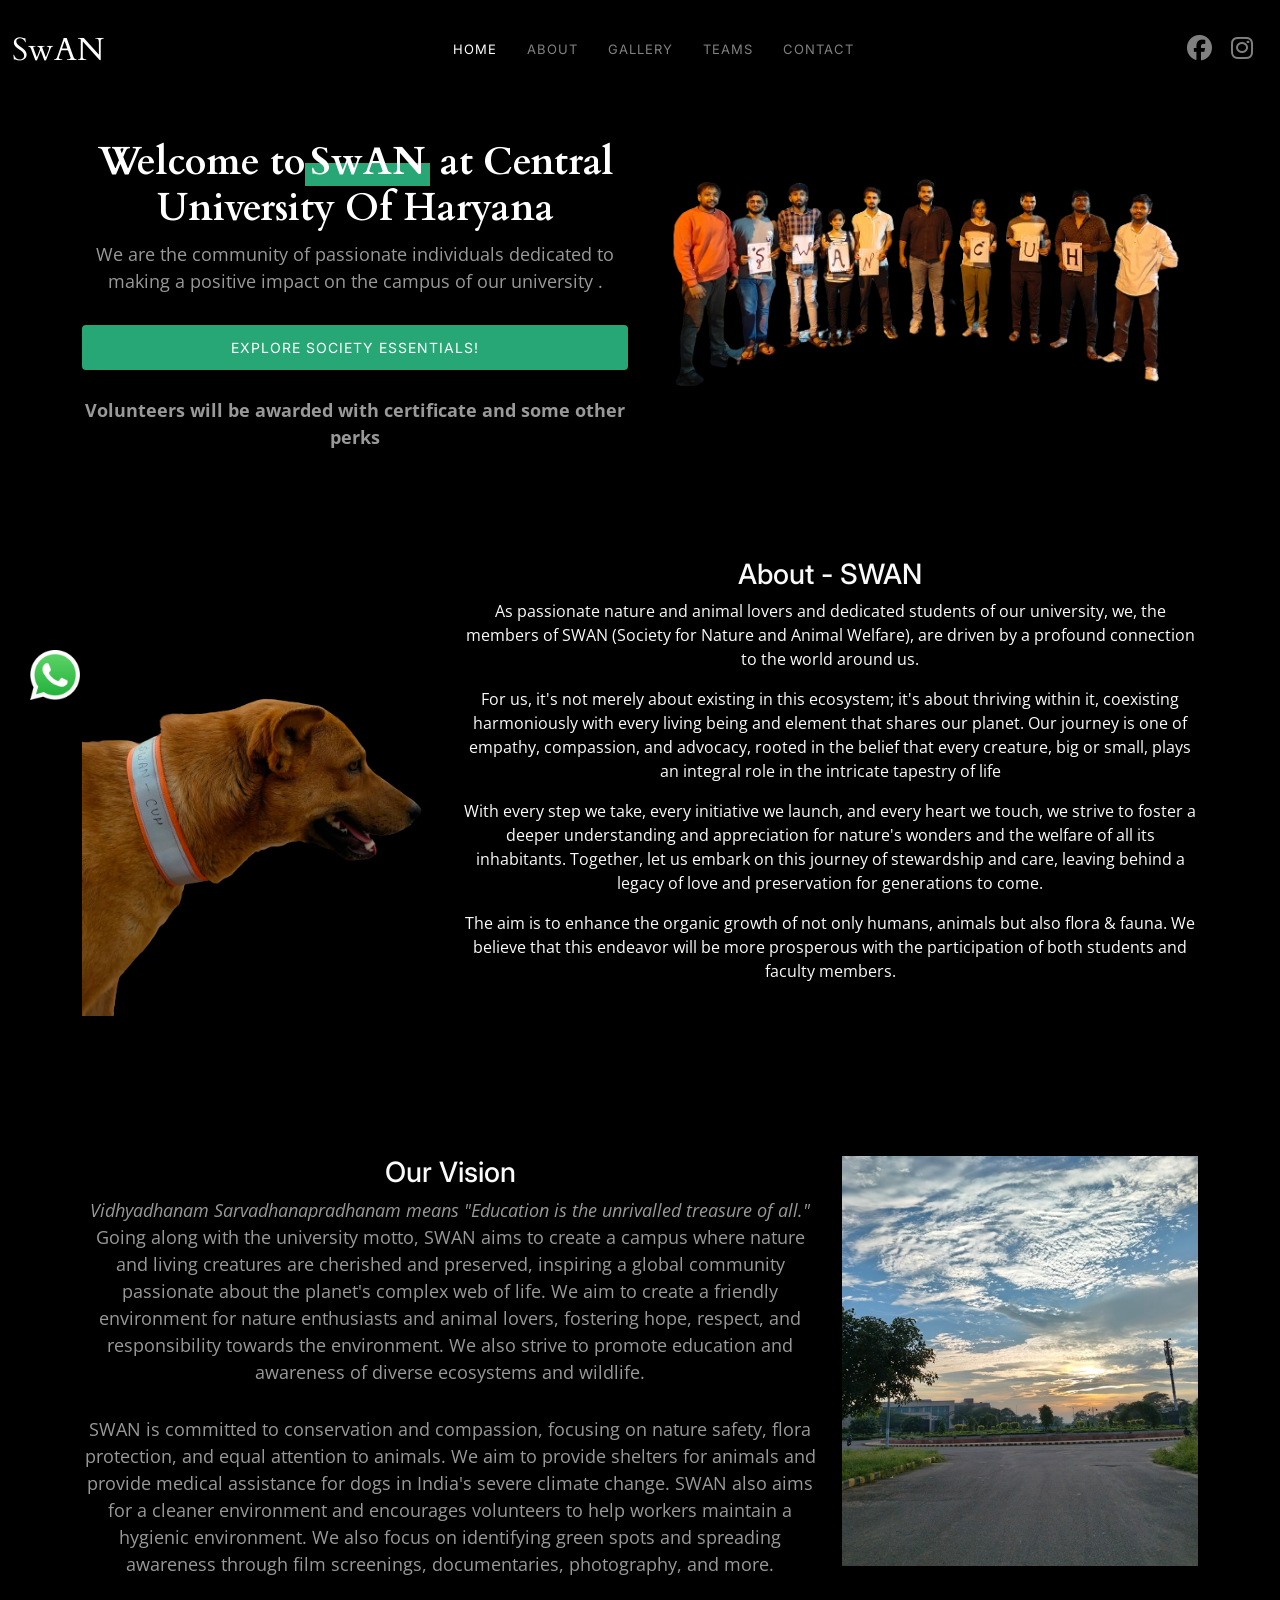
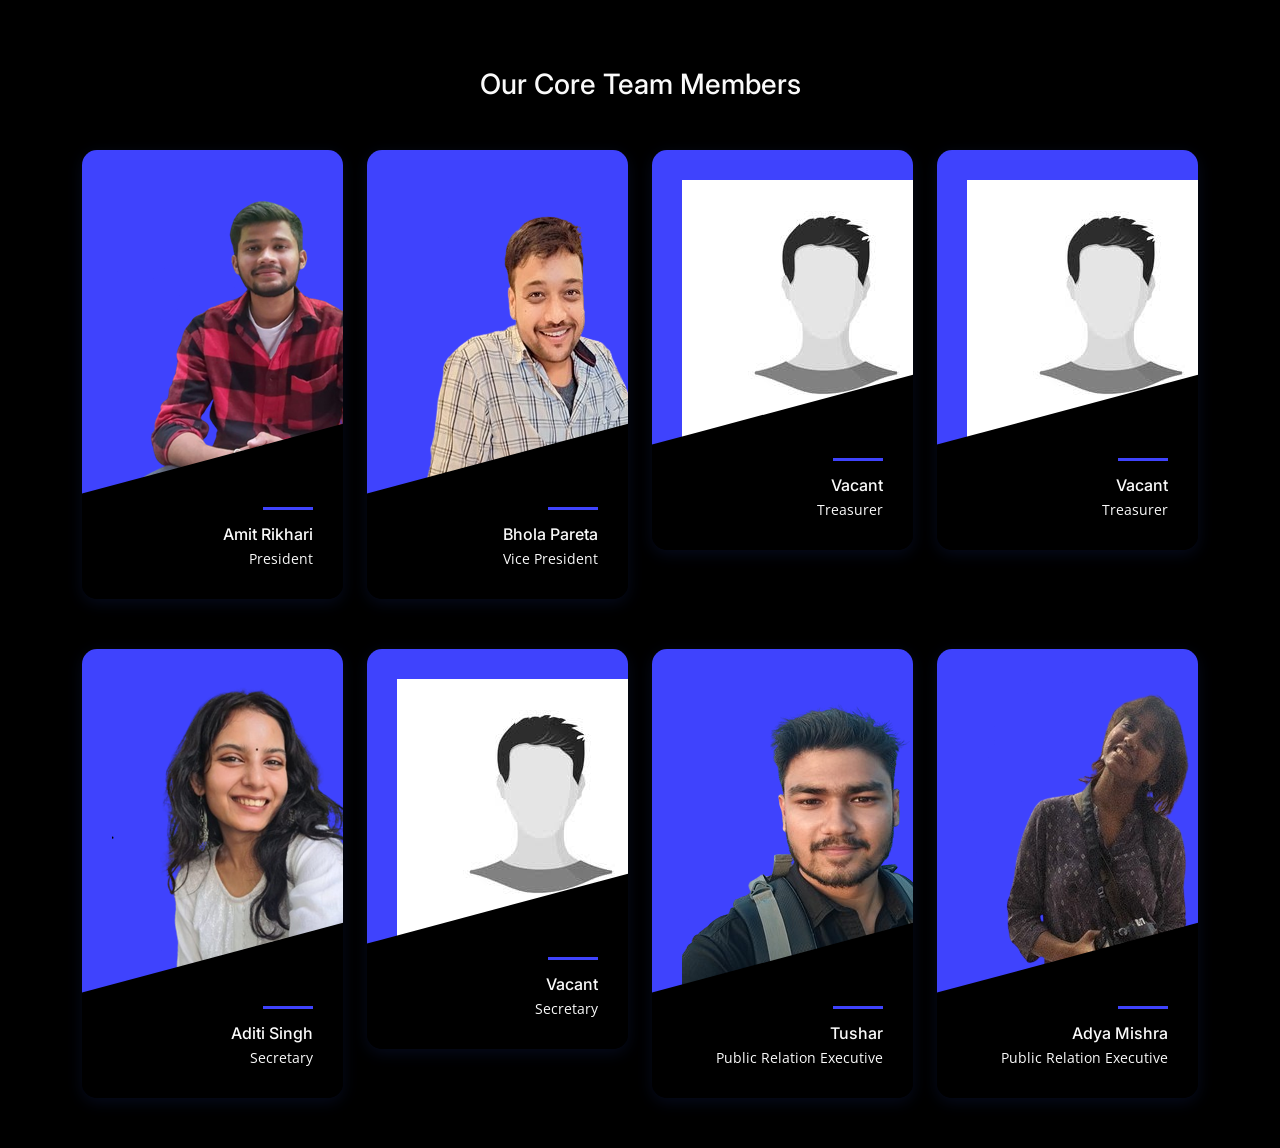
<file: index.html>
<!DOCTYPE html>
<html lang="en">

<head>
  <meta charset="utf-8">
  <meta content="width=device-width, initial-scale=1.0" name="viewport">

  <title>SwAN </title>
  <meta content="" name="description">
  <meta content="" name="keywords">
  <link href="https://cdn.jsdelivr.net/npm/bootstrap@5.3.3/dist/css/bootstrap.min.css" rel="stylesheet">
  <script src="https://cdn.jsdelivr.net/npm/bootstrap@5.3.3/dist/js/bootstrap.bundle.min.js"></script>
  <!-- Favicons -->
  <link href="fiv.jpg" rel="icon">
  <link href="fiv.jpg" rel="apple-touch-icon">

  <!-- Google Fonts -->
  <link rel="preconnect" href="https://fonts.googleapis.com">
  <link rel="preconnect" href="https://fonts.gstatic.com" crossorigin>
  <link href="https://fonts.googleapis.com/css2?family=Open+Sans:ital,wght@0,300;0,400;0,500;0,600;0,700;1,300;1,400;1,600;1,700&family=Inter:ital,wght@0,300;0,400;0,500;0,600;0,700;1,300;1,400;1,500;1,600;1,700&family=Cardo:ital,wght@0,400;0,700;1,400&display=swap" rel="stylesheet">

  <!-- Vendor CSS Files -->
  <link rel="stylesheet" href="https://cdnjs.cloudflare.com/ajax/libs/font-awesome/6.5.1/css/all.min.css" integrity="sha512-DTOQO9RWCH3ppGqcWaEA1BIZOC6xxalwEsw9c2QQeAIftl+Vegovlnee1c9QX4TctnWMn13TZye+giMm8e2LwA==" crossorigin="anonymous" referrerpolicy="no-referrer" />
  <!-- Template Main CSS File -->
  <link href="main.css" rel="stylesheet">
</head>

<body>

  <!-- ======= Header ======= -->
  <header id="header" class="header d-flex align-items-center fixed-top">
    <div class="container-fluid d-flex align-items-center justify-content-between">

      <a href="index.html" class="logo d-flex align-items-center  me-auto me-lg-0">
        <h1>SwAN</h1>
      </a>

      <nav id="navbar" class="navbar">
        <ul>
          <li><a href="#hero" class="active">Home</a></li>
          <li><a href="#about">About</a></li>
          <li><a href="gallery.html">Gallery</a>
            <!-- <ul>
              <li><a href="gallery.html">Nature</a></li>
              <li><a href="gallery.html">People</a></li>
              <li><a href="gallery.html">Architecture</a></li>
              <li><a href="gallery.html">Animals</a></li>
              <li><a href="gallery.html">Sports</a></li>
              <li><a href="gallery.html">Travel</a></li>
              <li class="dropdown"><a href="#"><span>Sub Menu</span> <i class="bi bi-chevron-down dropdown-indicator"></i></a>
                <ul>
                  <li><a href="#">Sub Menu 1</a></li>
                  <li><a href="#">Sub Menu 2</a></li>
                  <li><a href="#">Sub Menu 3</a></li>
                </ul>
              </li>
            </ul> -->
          </li>
          <li><a href="services.html">Teams</a></li>
          <li><a href="contact.html">Contact</a></li>
        </ul>
      </nav><!-- .navbar -->

      <div class="header-social-links">
        
        <a href="https://www.facebook.com/profile.php?id=61555770359835" class="facebook"><i class="fa-brands fa-facebook"></i></a>
        <a href="https://www.instagram.com/swan_cuh?igsh=MTVsNDllbW5kYmhiMQ==" class="instagram"><i class="fa-brands fa-instagram"></i></a>
        
      </div>
      <i class="fa-solid fa-bars mobile-nav-toggle mobile-nav-show"></i>
      <i class="mobile-nav-toggle mobile-nav-hide d-none fa-solid fa-xmark"></i>

    </div>
  </header><!-- End Header -->
<a href="https://chat.whatsapp.com/H1aT8Y89xKO1GtqErWpUtq"><img class="whatsapp" src="whatsapp_5968841.png"></a>
  <!-- ======= Hero Section ======= -->
  <section id="hero" class="hero d-flex flex-column justify-content-center align-items-center" data-aos="fade" data-aos-delay="1500">
    <div class="container">
      <div class="row justify-content-center">
        <div class="col-lg-6 text-center col-lg-6 pt-5 pt-lg-0 order-2 order-lg-1 d-flex flex-column justify-content-center">
          <h2>Welcome to<span>SwAN</span> at Central University Of Haryana</h2>
          <p>We are the community of passionate individuals dedicated to making a positive impact on the campus of our university .</p>
          <a class="btn-get-started" href="https://linktr.ee/swancuh">Explore Society Essentials!</a>
          <p><br><b>Volunteers will be awarded with certificate and some other perks</b></p>
        </div>
        <div class="col-lg-6 order-1 order-lg-2 hero-img">
          <img src="main.png" class="img-fluid animated" alt="">
        </div>
      </div>
    </div>


  </section><!-- End Hero Section -->
  <section id="about" class="about">
    <div class="container">

      <div class="row">
        <div class="col-lg-4">
          <img src="IMG20240302171415-removebg-preview.png" class="img-fluid" alt="">
        </div>
        <div class="col-lg-8 text-center col-lg-6 pt-5 pt-lg-0 order-2 order-lg-1 d-flex flex-column justify-content-center">
          <h3>About - SWAN</h3>
          <p>
            As passionate nature and animal lovers and dedicated students of our university, we, the members of SWAN (Society for Nature and Animal Welfare), are driven by a profound connection to the world around us.
          </p>
          <p>
            For us, it's not merely about existing in this ecosystem; it's about thriving within it, coexisting harmoniously with every living being and element that shares our planet. Our journey is one of empathy, compassion, and advocacy, rooted in the belief that every creature, big or small, plays an integral role in the intricate tapestry of life
          </p>
          <p>
            With every step we take, every initiative we launch, and every heart we touch, we strive to foster a deeper understanding and appreciation for nature's wonders and the welfare of all its inhabitants. Together, let us embark on this journey of stewardship and care, leaving behind a legacy of love and preservation for generations to come.
          </p>
          <p>
            The aim is to enhance the organic growth of not only humans, animals but also flora & fauna.
We believe that this endeavor will be more prosperous with the participation of both students
and faculty members.
          </p>
          <!-- <p><i>Vidhyadhanam Sarvadhanapradhanam means "Education is the unrivalled treasure of all."</i>
            Going along with the university motto, SWAN aims to create a campus where nature and living creatures are cherished and preserved, inspiring a global community passionate about the planet's complex web of life. We aim to create a friendly environment for nature enthusiasts and animal lovers, fostering hope, respect, and responsibility towards the environment. We also strive to promote education and awareness of diverse ecosystems and wildlife.</p>
          <p>SWAN is committed to conservation and compassion, focusing on nature safety, flora protection, and equal attention to animals. We aim to provide shelters for animals and provide medical assistance for dogs in India's severe climate change. SWAN also aims for a cleaner environment and encourages volunteers to help workers maintain a hygienic environment. We also focus on identifying green spots and spreading awareness through film screenings, documentaries, photography, and more.</p> -->
          <!-- <ul>
            <li><i class="bi bi-check-circle"></i> Ullamco laboris nisi ut aliquip ex ea commodo consequat</li>
            <li><i class="bi bi-check-circle"></i> Duis aute irure dolor in reprehenderit in voluptate velit</li>
            <li><i class="bi bi-check-circle"></i> Ullamco laboris nisi ut aliquip ex ea commodo consequat. Duis aute irure dolor in reprehenderit in voluptate trideta storacalaperda</li>
          </ul> -->
        </div>
      </div>

    </div>
  </section>
  
  <section id="about" class="hero d-flex flex-column justify-content-center align-items-center">

    <div class="container">
      <div class="row justify-content-center">
        <div class="col-lg-8 text-center col-lg-6 pt-5 pt-lg-0 order-2 order-lg-1 d-flex flex-column justify-content-center">
          <h3>Our Vision </h3>
          <p><i>Vidhyadhanam Sarvadhanapradhanam means "Education is the unrivalled treasure of all."</i>
            Going along with the university motto, SWAN aims to create a campus where nature and living creatures are cherished and preserved, inspiring a global community passionate about the planet's complex web of life. We aim to create a friendly environment for nature enthusiasts and animal lovers, fostering hope, respect, and responsibility towards the environment. We also strive to promote education and awareness of diverse ecosystems and wildlife.</p>
          <p>SWAN is committed to conservation and compassion, focusing on nature safety, flora protection, and equal attention to animals. We aim to provide shelters for animals and provide medical assistance for dogs in India's severe climate change. SWAN also aims for a cleaner environment and encourages volunteers to help workers maintain a hygienic environment. We also focus on identifying green spots and spreading awareness through film screenings, documentaries, photography, and more.</p>
        </div>
        <div class="col-lg-4 order-1 order-lg-2 hero-img">
          <img src="campus.jpg" class="img-fluid" alt="">
        </div>
      </div>
    </div>
  </section>
  <div class="container">
    <div class="row justify-content-center">
      <div class="col-12 col-sm-8 col-lg-6">
        <!-- Section Heading-->
        <div class="section_heading text-center wow fadeInUp" data-wow-delay="0.2s" style="visibility: visible; animation-delay: 0.2s; animation-name: fadeInUp;">
          <h3 class="mb-5">Our Core<span> Team Members</span></h3>
          <!-- <p>Appland is completely creative, lightweight, clean &amp; super responsive app landing page.</p> -->
          <div class="line"></div>
        </div>
      </div>
    </div>
    <div class="row">
      <!-- Single Advisor-->
      <div class="col-12 col-sm-6 col-lg-3">
        <div class="single_advisor_profile wow fadeInUp" data-wow-delay="0.2s" style="visibility: visible; animation-delay: 0.2s; animation-name: fadeInUp;">
          <!-- Team Thumb-->
          <div class="advisor_thumb"><img src="amitrik-removebg-preview.png" alt="Amit">
            <!-- Social Info-->
           
          </div>
          <!-- Team Details-->
          <div class="single_advisor_details_info">
            <h6>Amit Rikhari</h6>
            <p class="designation">President</p>
          </div>
        </div>
      </div>
      <!-- Single Advisor-->
      <div class="col-12 col-sm-6 col-lg-3">
        <div class="single_advisor_profile wow fadeInUp" data-wow-delay="0.3s" style="visibility: visible; animation-delay: 0.3s; animation-name: fadeInUp;">
          <!-- Team Thumb-->
          <div class="advisor_thumb"><img src="bhola-removebg-preview.png" alt="Bhola">
            <!-- Social Info-->
           
          </div>
          <!-- Team Details-->
          <div class="single_advisor_details_info">
            <h6>Bhola Pareta</h6>
            <p class="designation">Vice President</p>
          </div>
        </div>
      </div>
      <!-- Single Advisor-->
      <div class="col-12 col-sm-6 col-lg-3">
        <div class="single_advisor_profile wow fadeInUp" data-wow-delay="0.4s" style="visibility: visible; animation-delay: 0.4s; animation-name: fadeInUp;">
          <!-- Team Thumb-->
          <div class="advisor_thumb"><img src="dummy.png" alt="Vanshika">
            <!-- Social Info-->
           
          </div>
          <!-- Team Details-->
          <div class="single_advisor_details_info">
            <h6>Vacant</h6>
            <p class="designation">Treasurer</p>
          </div>
        </div>
      </div>
      <!-- Single Advisor-->
      <div class="col-12 col-sm-6 col-lg-3">
        <div class="single_advisor_profile wow fadeInUp" data-wow-delay="0.5s" style="visibility: visible; animation-delay: 0.5s; animation-name: fadeInUp;">
          <!-- Team Thumb-->
          <div class="advisor_thumb"><img src="dummy.png" alt="">
            <!-- Social Info-->
           
          </div>
          <!-- Team Details-->
          <div class="single_advisor_details_info">
            <h6>Vacant</h6>
            <p class="designation">Treasurer</p>
          </div>
        </div>
      </div>
    </div>
  </div>
  <div class="container">
    <div class="row justify-content-center">
    </div>
    <div class="row">
      <!-- Single Advisor-->
      <div class="col-12 col-sm-6 col-lg-3">
        <div class="single_advisor_profile wow fadeInUp" data-wow-delay="0.2s" style="visibility: visible; animation-delay: 0.2s; animation-name: fadeInUp;">
          <!-- Team Thumb-->
          <div class="advisor_thumb"><img src="aditi-removebg-preview.png" alt="Aditi">
            <!-- Social Info-->
           
          </div>
          <!-- Team Details-->
          <div class="single_advisor_details_info">
            <h6>Aditi Singh</h6>
            <p class="designation">Secretary</p>
          </div>
        </div>
      </div>
      <!-- Single Advisor-->
      <div class="col-12 col-sm-6 col-lg-3">
        <div class="single_advisor_profile wow fadeInUp" data-wow-delay="0.3s" style="visibility: visible; animation-delay: 0.3s; animation-name: fadeInUp;">
          <!-- Team Thumb-->
          <div class="advisor_thumb"><img src="dummy.png" alt="">
            <!-- Social Info-->
           
          </div>
          <!-- Team Details-->
          <div class="single_advisor_details_info">
            <h6>Vacant</h6>
            <p class="designation">Secretary</p>
          </div>
        </div>
      </div>
      <!-- Single Advisor-->
      <div class="col-12 col-sm-6 col-lg-3">
        <div class="single_advisor_profile wow fadeInUp" data-wow-delay="0.4s" style="visibility: visible; animation-delay: 0.4s; animation-name: fadeInUp;">
          <!-- Team Thumb-->
          <div class="advisor_thumb"><img src="tushar-removebg-preview.png" alt="">
            <!-- Social Info-->
           
          </div>
          <!-- Team Details-->
          <div class="single_advisor_details_info">
            <h6>Tushar</h6>
            <p class="designation">Public Relation Executive</p>
          </div>
        </div>
      </div>
      <!-- Single Advisor-->
      <div class="col-12 col-sm-6 col-lg-3">
        <div class="single_advisor_profile wow fadeInUp" data-wow-delay="0.5s" style="visibility: visible; animation-delay: 0.5s; animation-name: fadeInUp;">
          <!-- Team Thumb-->
          <div class="advisor_thumb"><img src="adya-removebg-preview.png" alt="Adya">
            <!-- Social Info-->
           
          </div>
          <!-- Team Details-->
          <div class="single_advisor_details_info">
            <h6>Adya Mishra</h6>
            <p class="designation">Public Relation Executive</p>
          </div>
        </div>
      </div>
    </div>
  </div>
  <main id="main" data-aos="fade" data-aos-delay="1500">
  </main><!-- End #main -->
  <div id="preloader">
    <div class="line"></div>
  </div>
  <!-- Template Main JS File -->
  <script src="main.js"></script>

</body>

</html>
</file>
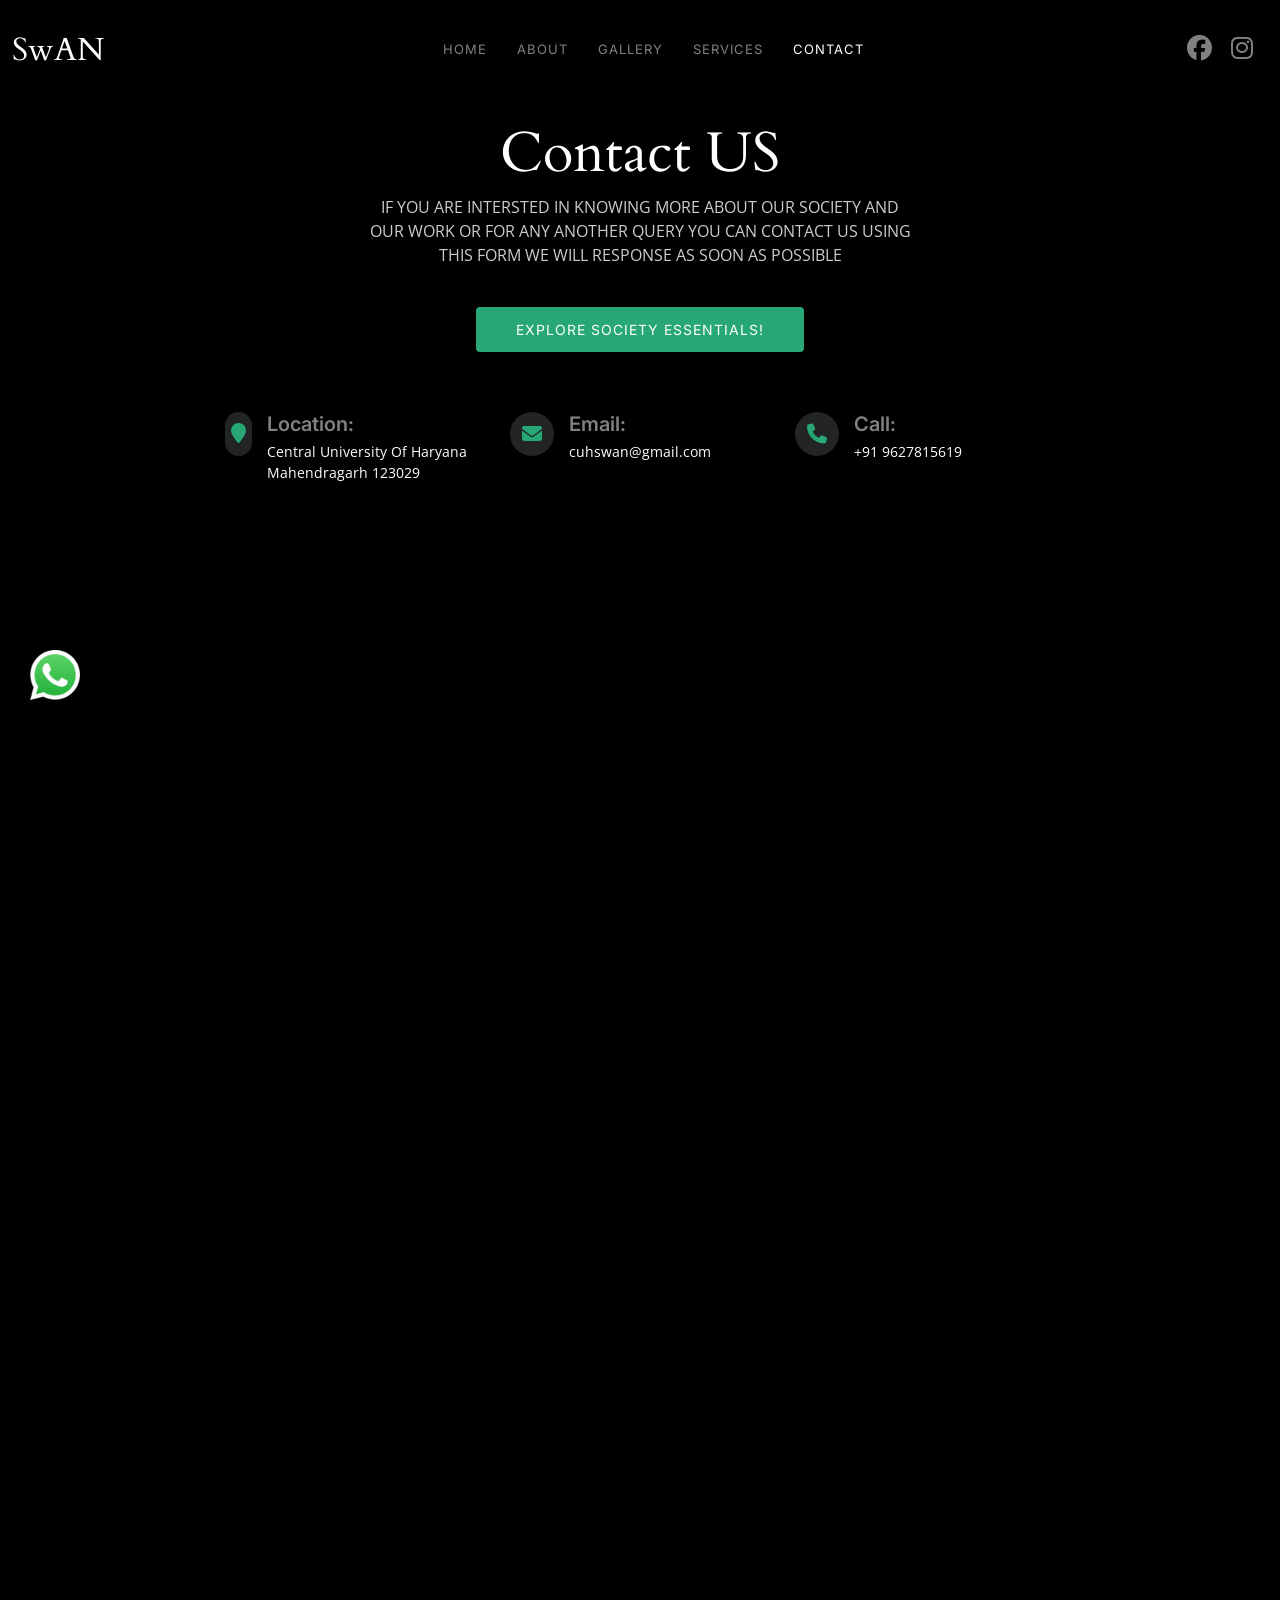
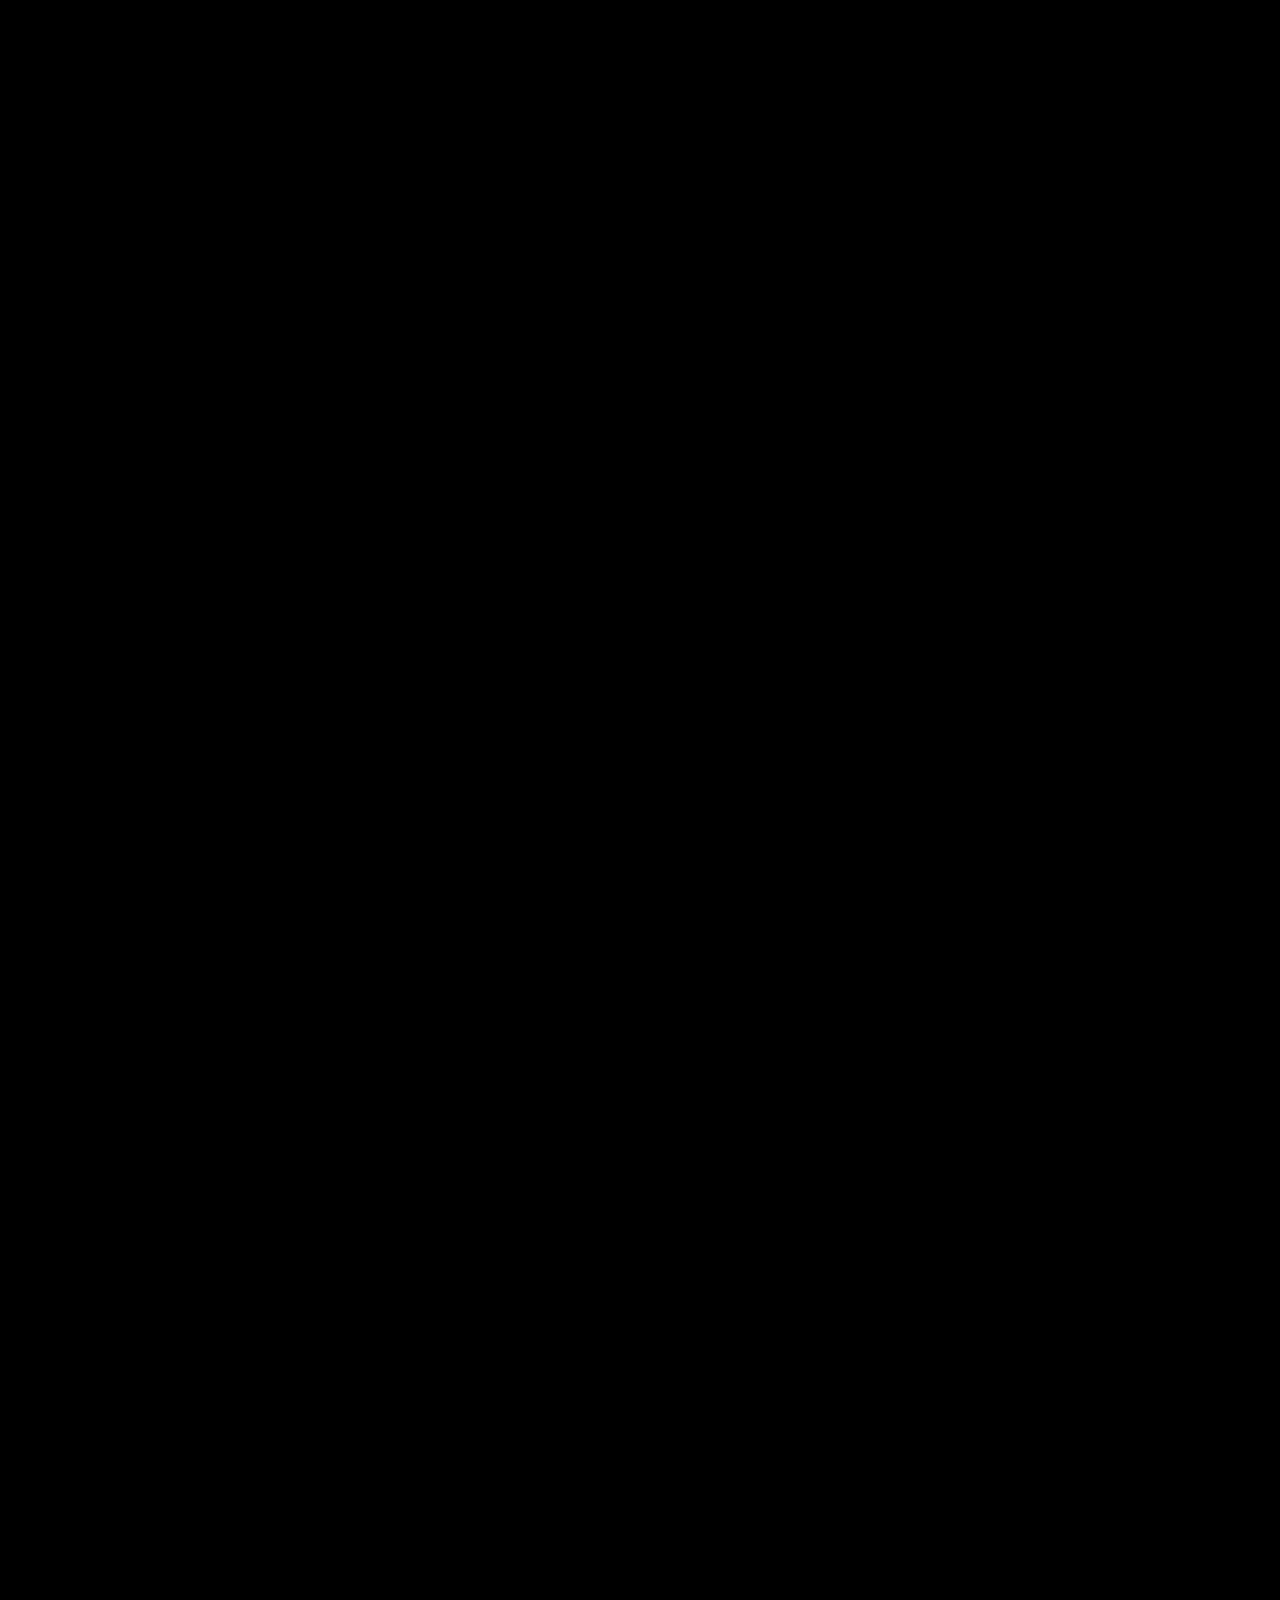
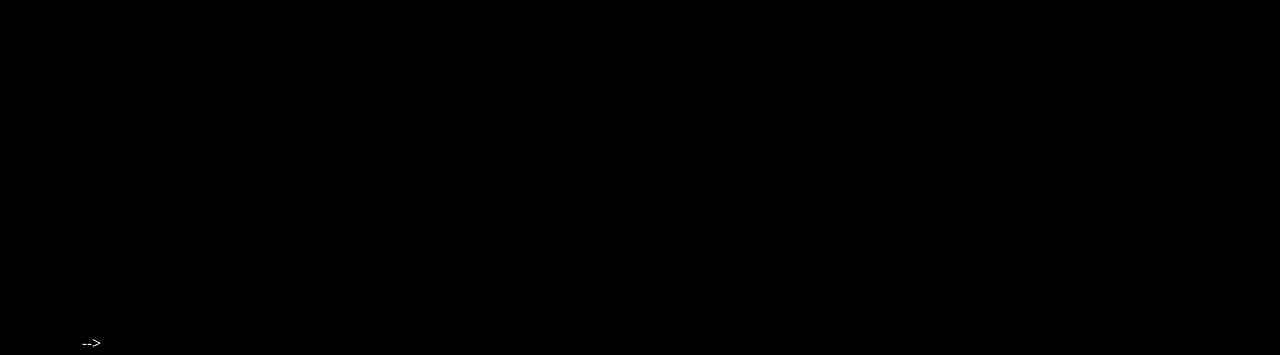
<file: contact.html>
<!DOCTYPE html>
<html lang="en">

<head>
  <meta charset="utf-8">
  <meta content="width=device-width, initial-scale=1.0" name="viewport">

  <title>SwAN </title>
  <meta content="" name="description">
  <meta content="" name="keywords">
  <link href="https://cdn.jsdelivr.net/npm/bootstrap@5.3.3/dist/css/bootstrap.min.css" rel="stylesheet">
  <script src="https://cdn.jsdelivr.net/npm/bootstrap@5.3.3/dist/js/bootstrap.bundle.min.js"></script>
  <!-- Favicons -->
  <link href="fiv.jpg" rel="icon">
  <link href="fiv.jpg" rel="apple-touch-icon">

  <!-- Google Fonts -->
  <link rel="preconnect" href="https://fonts.googleapis.com">
  <link rel="preconnect" href="https://fonts.gstatic.com" crossorigin>
  <link href="https://fonts.googleapis.com/css2?family=Open+Sans:ital,wght@0,300;0,400;0,500;0,600;0,700;1,300;1,400;1,600;1,700&family=Inter:ital,wght@0,300;0,400;0,500;0,600;0,700;1,300;1,400;1,500;1,600;1,700&family=Cardo:ital,wght@0,400;0,700;1,400&display=swap" rel="stylesheet">

  <!-- Vendor CSS Files -->
  <link rel="stylesheet" href="https://cdnjs.cloudflare.com/ajax/libs/font-awesome/6.5.1/css/all.min.css" integrity="sha512-DTOQO9RWCH3ppGqcWaEA1BIZOC6xxalwEsw9c2QQeAIftl+Vegovlnee1c9QX4TctnWMn13TZye+giMm8e2LwA==" crossorigin="anonymous" referrerpolicy="no-referrer" />
  <!-- Template Main CSS File -->
  <link href="main.css" rel="stylesheet">
</head>

<body>

  <!-- ======= Header ======= -->
  <header id="header" class="header d-flex align-items-center fixed-top">
    <div class="container-fluid d-flex align-items-center justify-content-between">

      <a href="index.html" class="logo d-flex align-items-center  me-auto me-lg-0">
        <!-- Uncomment the line below if you also wish to use an image logo -->
        <!-- <img src="assets/img/logo.png" alt=""> -->
        
        <h1>SwAN</h1>
      </a>

      <nav id="navbar" class="navbar">
        <ul>
          <li><a href="index.html">Home</a></li>
          <li><a href="index.html">About</a></li>
          <li><a href="gallery.html">Gallery</a>
            <!-- <ul>
              <li><a href="gallery.html">Nature</a></li>
              <li><a href="gallery.html">People</a></li>
              <li><a href="gallery.html">Architecture</a></li>
              <li><a href="gallery.html">Animals</a></li>
              <li><a href="gallery.html">Sports</a></li>
              <li><a href="gallery.html">Travel</a></li>
              <li class="dropdown"><a href="#"><span>Sub Menu</span> <i class="bi bi-chevron-down dropdown-indicator"></i></a>
                <ul>
                  <li><a href="#">Sub Menu 1</a></li>
                  <li><a href="#">Sub Menu 2</a></li>
                  <li><a href="#">Sub Menu 3</a></li>
                </ul>
              </li>
            </ul> -->
          </li>
          <li><a href="services.html">Services</a></li>
          <li><a href="contact.html" class="active">Contact</a></li>
        </ul>
      </nav><!-- .navbar -->

      <div class="header-social-links">
        <a href="https://www.facebook.com/profile.php?id=61555770359835" class="facebook"><i class="fa-brands fa-facebook"></i></a>
        <a href="https://www.instagram.com/swan_cuh?igsh=MTVsNDllbW5kYmhiMQ==" class="instagram"><i class="fa-brands fa-instagram"></i></a>
        
      </div>
      <i class="fa-solid fa-bars mobile-nav-toggle mobile-nav-show"></i>
      <i class="fa-solid fa-xmark mobile-nav-toggle mobile-nav-hide d-none "></i>

    </div>
  </header><!-- End Header -->
<a href="https://chat.whatsapp.com/H1aT8Y89xKO1GtqErWpUtq"><img class="whatsapp" src="whatsapp_5968841.png"></a>

  <main id="main" data-aos="fade" data-aos-delay="1500">

    <!-- ======= End Page Header ======= -->
    <div class="page-header d-flex align-items-center">
      <div class="container position-relative">
        <div class="row d-flex justify-content-center">
          <div class="col-lg-6 text-center">
            <h2>Contact US</h2>
            <p>IF YOU ARE INTERSTED IN KNOWING MORE ABOUT OUR SOCIETY AND OUR WORK OR FOR ANY ANOTHER QUERY YOU CAN CONTACT US USING THIS FORM WE WILL RESPONSE AS SOON AS POSSIBLE</p>
            <br>
            <a class="cta-btn" href="https://linktr.ee/swancuh">Explore Society Essentials!</a>

          </div>
        </div>
      </div>
    </div><!-- End Page Header -->

    <!-- ======= Contact Section ======= -->
    <section id="contact" class="contact">
      <div class="container">

        <div class="row gy-4 justify-content-center">

          <div class="col-lg-3">
            <div class="info-item d-flex">
              <i class="fa-solid fa-location-pin"></i>
              <div>
                <h4>Location:</h4>
                <p>Central University Of Haryana Mahendragarh 123029</p>
              </div>
            </div>
          </div><!-- End Info Item -->

          <div class="col-lg-3">
            <div class="info-item d-flex">
              <i class="fa-solid fa-envelope"></i>
              <div>
                <h4>Email:</h4>
                <p>cuhswan@gmail.com</p>
              </div>
            </div>
          </div><!-- End Info Item -->

          <div class="col-lg-3">
            <div class="info-item d-flex">
              <i class="fa-solid fa-phone"></i>
              <div>
                <h4>Call:</h4>
                <p>+91 9627815619</p>
              </div>
            </div>
          </div><!-- End Info Item -->

        </div>

        <div class="row justify-content-center mt-4">
<iframe src="https://docs.google.com/forms/d/e/1FAIpQLScgcVrGlZQXqi5J6c9zS8yk7MQ2Vzt-HZ6MkjW4G3xC1ZJFOw/viewform?embedded=true" width="640" height="3024" frameborder="0" marginheight="0" marginwidth="0">Loading…</iframe>
     <!--      <div class="col-lg-9">
            <form onsubmit="return sender();" method="" class="php-email-form">
              <div class="row">
                <div class="col-md-4 form-group">
                  <input type="text" name="name" class="form-control" id="name" placeholder="Your Name" required>
                </div>
                <div class="col-md-4 form-group mt-3 mt-md-0">
                  <input type="email" class="form-control" name="email" id="email" placeholder="Your Email" required>
                </div>
                <div class="col-md-4 form-group mt-3 mt-md-0">
                  <input type="tel" class="form-control" name="phone" id="phone" placeholder="Your Mobile">
                </div>
              </div>
              <div class="form-group mt-3">
                <textarea class="form-control" name="message" rows="5" placeholder="Message" id="message" required></textarea>
              </div>
              <div class="text-center"><input type="submit" name="submit" value="Submit" style="padding: 10px 30px; background-color: #27a776;"></div>
            </form>
          </div><!-- End Contact Form -->

        </div>
-->
      </div>
    </section><!-- End Contact Section -->

  </main><!-- End #main -->

  <!-- ======= Footer ======= -->

  <div id="preloader">
    <div class="line"></div>
  </div>

   <!-- Template Main JS File -->
   <script src="main.js"></script>
</body>

</html>
</file>
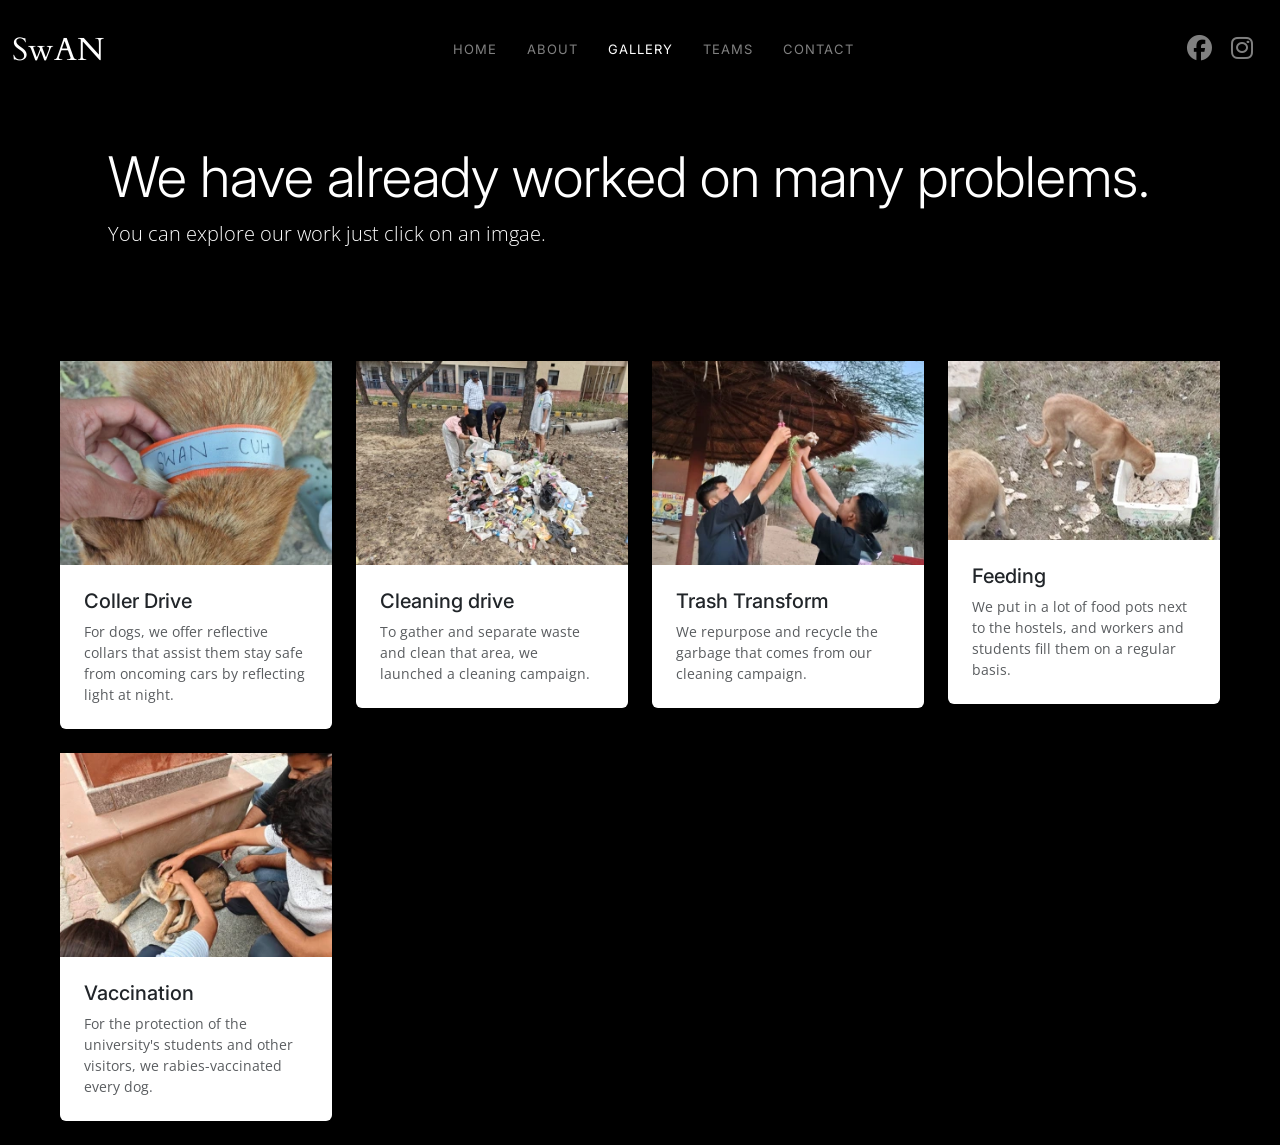
<file: gallery.html>
<!DOCTYPE html>
<html lang="en">

<head>
  <meta charset="utf-8">
  <meta content="width=device-width, initial-scale=1.0" name="viewport">

  <title>SwAN </title>
  <meta content="" name="description">
  <meta content="" name="keywords">
  <link href="https://cdn.jsdelivr.net/npm/bootstrap@5.3.3/dist/css/bootstrap.min.css" rel="stylesheet">
  <script src="https://cdn.jsdelivr.net/npm/bootstrap@5.3.3/dist/js/bootstrap.bundle.min.js"></script>
  <!-- Favicons -->
  <link href="fiv.jpg" rel="icon">
  <link href="fiv.jpg" rel="apple-touch-icon">

  <!-- Google Fonts -->
  <link rel="preconnect" href="https://fonts.googleapis.com">
  <link rel="preconnect" href="https://fonts.gstatic.com" crossorigin>
  <link href="https://fonts.googleapis.com/css2?family=Open+Sans:ital,wght@0,300;0,400;0,500;0,600;0,700;1,300;1,400;1,600;1,700&family=Inter:ital,wght@0,300;0,400;0,500;0,600;0,700;1,300;1,400;1,500;1,600;1,700&family=Cardo:ital,wght@0,400;0,700;1,400&display=swap" rel="stylesheet">

  <!-- Vendor CSS Files -->
  <link rel="stylesheet" href="https://cdnjs.cloudflare.com/ajax/libs/font-awesome/6.5.1/css/all.min.css" integrity="sha512-DTOQO9RWCH3ppGqcWaEA1BIZOC6xxalwEsw9c2QQeAIftl+Vegovlnee1c9QX4TctnWMn13TZye+giMm8e2LwA==" crossorigin="anonymous" referrerpolicy="no-referrer" />
  <!-- Template Main CSS File -->
  <link href="main.css" rel="stylesheet">

  <!-- <style>
    .banner {
  background: #a770ef;
  background: -webkit-linear-gradient(to right, #04b822, #069c3d, #000000);
  background: linear-gradient(to right,#04b822, #069c3d, #000000);
}
  </style> -->
</head>

<body>

  <!-- ======= Header ======= -->
  <header id="header" class="header d-flex align-items-center fixed-top">
    <div class="container-fluid d-flex align-items-center justify-content-between">

      <a href="index.html" class="logo d-flex align-items-center  me-auto me-lg-0">
        <h1>SwAN</h1>
      </a>

      <nav id="navbar" class="navbar">
        <ul>
          <li><a href="index.html">Home</a></li>
          <li><a href="index.html">About</a></li>
          <li><a href="gallery.html" class="active">Gallery</a>
            <!-- <ul>
              <li><a href="gallery.html">Nature</a></li>
              <li><a href="gallery.html">People</a></li>
              <li><a href="gallery.html">Architecture</a></li>
              <li><a href="gallery.html">Animals</a></li>
              <li><a href="gallery.html">Sports</a></li>
              <li><a href="gallery.html">Travel</a></li>
              <li class="dropdown"><a href="#"><span>Sub Menu</span> <i class="bi bi-chevron-down dropdown-indicator"></i></a>
                <ul>
                  <li><a href="#">Sub Menu 1</a></li>
                  <li><a href="#">Sub Menu 2</a></li>
                  <li><a href="#">Sub Menu 3</a></li>
                </ul>
              </li>
            </ul> -->
          </li>
          <li><a href="services.html">Teams</a></li>
          <li><a href="contact.html">Contact</a></li>
        </ul>
      </nav><!-- .navbar -->

      <div class="header-social-links">
        
        <a href="https://www.facebook.com/profile.php?id=61555770359835" class="facebook"><i class="fa-brands fa-facebook"></i></a>
        <a href="https://www.instagram.com/swan_cuh?igsh=MTVsNDllbW5kYmhiMQ==" class="instagram"><i class="fa-brands fa-instagram"></i></a>
        
      </div>
      <i class="fa-solid fa-bars mobile-nav-toggle mobile-nav-show"></i>
      <i class="mobile-nav-toggle mobile-nav-hide d-none fa-solid fa-xmark"></i>

    </div>
  </header><!-- End Header -->

  <main id="main" data-aos="fade" data-aos-delay="1500">
    <div class="container-fluid">
      <div class="px-lg-5">
    
        <!-- For demo purpose -->
        <div class="row py-5">
          <div class="col-lg-12 mt-5">
            <div class="text-white p-5 shadow-sm rounded banner">
              <h1 class="display-4">We have already worked on many problems.</h1>
              <p class="lead">You can explore our work just click on an imgae.</p>
              </p>
            </div>
          </div>
        </div>
        <!-- End -->
    
        <div class="row">
          <!-- Gallery item -->
          <div class="col-xl-3 col-lg-4 col-md-6 mb-4">
            <a href="photogallery.html">
            <div class="bg-white rounded shadow-sm"><img src="IMG20240302170719.webp" alt="" class="img-fluid card-img-top">
              <div class="p-4">
                <h5> <a href="#" class="text-dark">Coller Drive</a></h5>
                <p class="small text-muted mb-0">For dogs, we offer reflective collars that assist them stay safe from oncoming cars by reflecting light at night.</p>
                
              </div>
            </div>
          </a>
          </div>
          <!-- End -->
    
          <!-- Gallery item -->
          
          <div class="col-xl-3 col-lg-4 col-md-6 mb-4"><a href="photogallery.html">
            <div class="bg-white rounded shadow-sm"><img src="14.webp" alt="" class="img-fluid card-img-top">
              <div class="p-4">
                <h5> <a href="#" class="text-dark">Cleaning drive</a></h5>
                <p class="small text-muted mb-0">To gather and separate waste and clean that area, we launched a cleaning campaign.</p>
                
              </div>
            </div></a>
          </div>
        
          <!-- End -->
    
          <!-- Gallery item -->
          
          <div class="col-xl-3 col-lg-4 col-md-6 mb-4"><a href="photogallery.html">
            <div class="bg-white rounded shadow-sm"><img src="23.webp" alt="" class="img-fluid card-img-top">
              <div class="p-4">
                <h5> <a href="#" class="text-dark">Trash Transform</a></h5>
                <p class="small text-muted mb-0">We repurpose and recycle the garbage that comes from our cleaning campaign.</p>
              </div>
            </div></a>
          </div>
          <!-- End -->
    
          <!-- Gallery item -->
         
          <div class="col-xl-3 col-lg-4 col-md-6 mb-4"> <a href="photogallery.html">
            <div class="bg-white rounded shadow-sm"><img src="WhatsApp Image 2024-04-15 at 12.28.46_7e3f4242.webp" alt="" class="img-fluid card-img-top">
              <div class="p-4">
                <h5> <a href="#" class="text-dark">Feeding</a></h5>
                <p class="small text-muted mb-0">We put in a lot of food pots next to the hostels, and workers and students fill them on a regular basis.</p>
              </div>
            </div></a>
          </div>
          <!-- End -->
    
          <!-- Gallery item -->
          
          <div class="col-xl-3 col-lg-4 col-md-6 mb-4"><a href="photogallery.html">
            <div class="bg-white rounded shadow-sm"><img src="17.webp" alt="" class="img-fluid card-img-top">
              <div class="p-4">
                <h5> <a href="#" class="text-dark">Vaccination</a></h5>
                <p class="small text-muted mb-0">For the protection of the university's students and other visitors, we rabies-vaccinated every dog.</p>
              </div>
            </div></a>
          </div>
          <!-- End -->
    
        </div>
      </div>
    </div>

  </main><!-- End #main -->


  <div id="preloader">
    <div class="line"></div>
  </div>
  <!-- Template Main JS File -->
  <script src="main.js"></script>

</body>

</html>
</file>
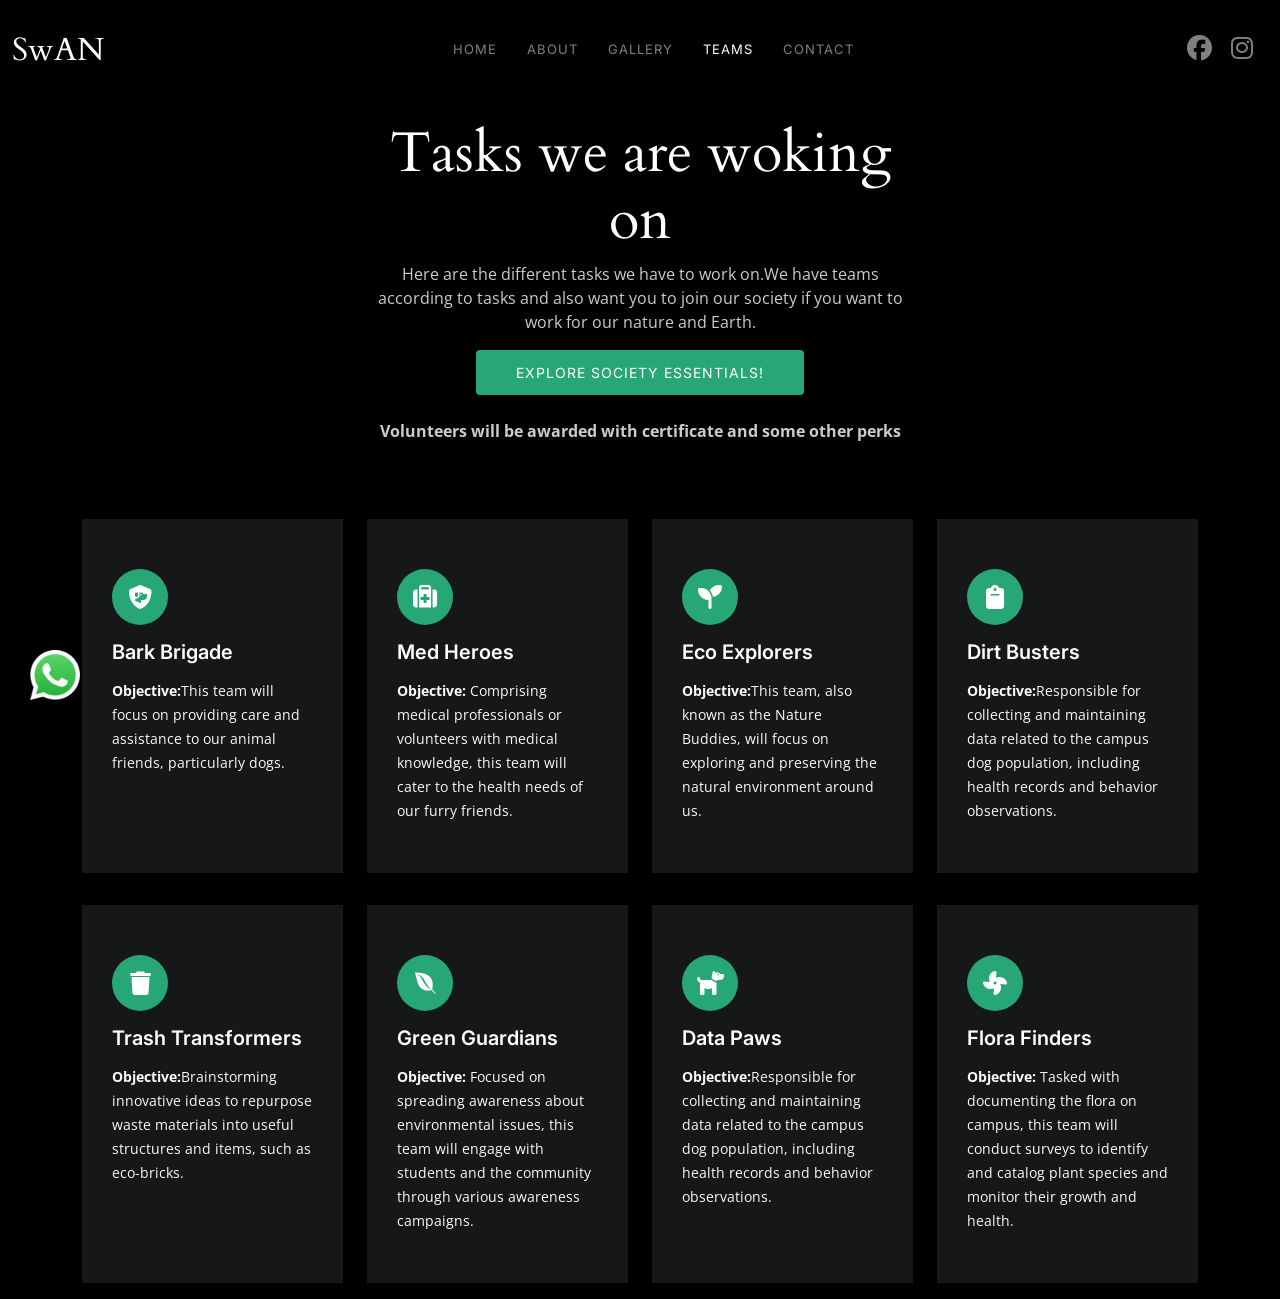
<file: services.html>
<!DOCTYPE html>
<html lang="en">

<head>
  <meta charset="utf-8">
  <meta content="width=device-width, initial-scale=1.0" name="viewport">

  <title>SwAN </title>
  <meta content="" name="description">
  <meta content="" name="keywords">
  <link href="https://cdn.jsdelivr.net/npm/bootstrap@5.3.3/dist/css/bootstrap.min.css" rel="stylesheet">
  <script src="https://cdn.jsdelivr.net/npm/bootstrap@5.3.3/dist/js/bootstrap.bundle.min.js"></script>
  <!-- Favicons -->
  <link href="fiv.jpg" rel="icon">
  <link href="fiv.jpg" rel="apple-touch-icon">

  <!-- Google Fonts -->
  <link rel="preconnect" href="https://fonts.googleapis.com">
  <link rel="preconnect" href="https://fonts.gstatic.com" crossorigin>
  <link href="https://fonts.googleapis.com/css2?family=Open+Sans:ital,wght@0,300;0,400;0,500;0,600;0,700;1,300;1,400;1,600;1,700&family=Inter:ital,wght@0,300;0,400;0,500;0,600;0,700;1,300;1,400;1,500;1,600;1,700&family=Cardo:ital,wght@0,400;0,700;1,400&display=swap" rel="stylesheet">

  <!-- Vendor CSS Files -->
  <link rel="stylesheet" href="https://cdnjs.cloudflare.com/ajax/libs/font-awesome/6.5.1/css/all.min.css" integrity="sha512-DTOQO9RWCH3ppGqcWaEA1BIZOC6xxalwEsw9c2QQeAIftl+Vegovlnee1c9QX4TctnWMn13TZye+giMm8e2LwA==" crossorigin="anonymous" referrerpolicy="no-referrer" />
  <!-- Template Main CSS File -->
  <link href="main.css" rel="stylesheet">
</head>

<body>

  <!-- ======= Header ======= -->
  <header id="header" class="header d-flex align-items-center fixed-top">
    <div class="container-fluid d-flex align-items-center justify-content-between">

      <a href="index.html" class="logo d-flex align-items-center  me-auto me-lg-0">
        <!-- Uncomment the line below if you also wish to use an image logo -->
        <!-- <img src="assets/img/logo.png" alt=""> -->
        <h1>SwAN</h1>
      </a>

      <nav id="navbar" class="navbar">
        <ul>
          <li><a href="index.html">Home</a></li>
          <li><a href="index.html">About</a></li>
          <li><a href="gallery.html">Gallery</a>
            <!-- <ul>
              <li><a href="gallery.html">Nature</a></li>
              <li><a href="gallery.html">People</a></li>
              <li><a href="gallery.html">Architecture</a></li>
              <li><a href="gallery.html">Animals</a></li>
              <li><a href="gallery.html">Sports</a></li>
              <li><a href="gallery.html">Travel</a></li>
              <li class="dropdown"><a href="#"><span>Sub Menu</span> <i class="bi bi-chevron-down dropdown-indicator"></i></a>
                <ul>
                  <li><a href="#">Sub Menu 1</a></li>
                  <li><a href="#">Sub Menu 2</a></li>
                  <li><a href="#">Sub Menu 3</a></li>
                </ul>
              </li>
            </ul> -->
          </li>
          <li><a href="services.html" class="active">Teams</a></li>
          <li><a href="contact.html">Contact</a></li>
        </ul>
      </nav><!-- .navbar -->

      <div class="header-social-links">
        <a href="https://www.facebook.com/profile.php?id=61555770359835" class="facebook"><i class="fa-brands fa-facebook"></i></a>
        <a href="https://www.instagram.com/swan_cuh?igsh=MTVsNDllbW5kYmhiMQ==" class="instagram"><i class="fa-brands fa-instagram"></i></a>
        
      </div>
      <i class="fa-solid fa-bars mobile-nav-toggle mobile-nav-show"></i>
      <i class="fa-solid fa-xmark mobile-nav-toggle mobile-nav-hide d-none"></i>

    </div>
  </header><!-- End Header -->
<a href="https://chat.whatsapp.com/H1aT8Y89xKO1GtqErWpUtq"><img class="whatsapp" src="whatsapp_5968841.png"></a>

  <main id="main" data-aos="fade" data-aos-delay="1500">

    <!-- ======= End Page Header ======= -->
    <div class="page-header d-flex align-items-center">
      <div class="container position-relative">
        <div class="row d-flex justify-content-center">
          <div class="col-lg-6 text-center">
            <h2>Tasks we are woking on</h2>
            <p>Here are the different tasks we have to work on.We have teams according to tasks and also want you to join our society if you want to work for our nature and Earth.</p>

            <a class="cta-btn" href="https://linktr.ee/swancuh">Explore Society Essentials!</a>

            <p><br><b>Volunteers will be awarded with certificate and some other perks</b></p>
           



          </div>
        </div>
      </div>
    </div><!-- End Page Header -->

    <!-- ======= Services Section ======= -->
    <section id="services" class="services">
      <div class="container">

        <div class="row gy-4">

          <div class="col-xl-3 col-md-6 d-flex">
            <div class="service-item position-relative">
              <i class="fa-solid fa-shield-dog"></i>
              <h4><a href="">Bark Brigade</a></h4>
            <p><b> Objective:</b>This team will focus on providing care and assistance to our animal friends, particularly dogs.</p>
            </div>
          </div><!-- End Service Item -->

          <div class="col-xl-3 col-md-6 d-flex">
            <div class="service-item position-relative">
              <i class="fa-solid fa-suitcase-medical"></i>
              <h4><a href="">Med Heroes</a></h4>
            <p><b>Objective:</b> Comprising medical professionals or volunteers with medical knowledge, this team will cater to the health needs of our furry friends.</p>
            </div>
          </div><!-- End Service Item -->

          <div class="col-xl-3 col-md-6 d-flex">
            <div class="service-item position-relative">
              <i class="fa-solid fa-seedling"></i>
              <h4><a href="">Eco Explorers</a></h4>
            <p><b>Objective:</b>This team, also known as the Nature Buddies, will focus on exploring and preserving the natural environment around us.</p>
            </div>
          </div><!-- End Service Item -->

          <div class="col-xl-3 col-md-6 d-flex">
            <div class="service-item position-relative">
              <i class="fa-solid fa-clipboard"></i>
              <h4><a href="">Dirt Busters</a></h4>
              <p><b>Objective:</b>Responsible for collecting and maintaining data related to the campus dog population, including health records and behavior observations.</p>
            </div>
          </div><!-- End Service Item -->

        </div>

        <div class="row gy-4 mt-2 mb-3">

          <div class="col-xl-3 col-md-6 d-flex">
            <div class="service-item position-relative">
              <i class="fa-solid fa-trash"></i>
              <h4><a href="">Trash Transformers</a></h4>
              <p><b>Objective:</b>Brainstorming innovative ideas to repurpose waste materials into useful structures and items, such as eco-bricks.</p>
            </div>
          </div><!-- End Service Item -->

          <div class="col-xl-3 col-md-6 d-flex">
            <div class="service-item position-relative">
              <i class="fa-brands fa-envira"></i>
              <h4><a href="">Green Guardians</a></h4>
            <p><b>Objective: </b>Focused on spreading awareness about environmental issues, this team will engage with students and the community through various awareness campaigns.</p>
            </div>
          </div><!-- End Service Item -->

          <div class="col-xl-3 col-md-6 d-flex">
            <div class="service-item position-relative">
              <i class="fa-solid fa-dog"></i>
              <h4><a href="">Data Paws</a></h4>
            <p><b>Objective:</b>Responsible for collecting and maintaining data related to the campus dog population, including health records and behavior observations.</p>
            </div>
          </div><!-- End Service Item -->

          <div class="col-xl-3 col-md-6 d-flex">
            <div class="service-item position-relative">
              <i class="fa-solid fa-fan"></i>
              <h4><a href="">Flora Finders</a></h4>
            <p><b>Objective: </b>Tasked with documenting the flora on campus, this team will conduct surveys to identify and catalog plant species and monitor their growth and health.</p>
            </div>
          </div><!-- End Service Item -->

        </div>


      </div>
    </section><!-- End Services Section -->

    <!-- ======= Pricing Section ======= -->
    

    <!-- ======= Testimonials Section ======= -->

  </main><!-- End #main -->

  <div id="preloader">
    <div class="line"></div>
  </div>

  <!-- Template Main JS File -->
  <script src="main.js"></script>
</body>

</html>
</file>
<file: main.css>
/**
* Template Name: PhotoFolio
* Updated: Jan 29 2024 with Bootstrap v5.3.2
* Template URL: https://bootstrapmade.com/photofolio-bootstrap-photography-website-template/
* Author: BootstrapMade.com
* License: https://bootstrapmade.com/license/
*/

/*--------------------------------------------------------------
# Set main reusable colors and fonts using CSS variables
# Learn more about CSS variables at https://developer.mozilla.org/en-US/docs/Web/CSS/Using_CSS_custom_properties
--------------------------------------------------------------*/
/* Fonts */
:root {
  --font-default: "Open Sans", system-ui, -apple-system, "Segoe UI", Roboto, "Helvetica Neue", Arial, "Noto Sans", "Liberation Sans", sans-serif, "Apple Color Emoji", "Segoe UI Emoji", "Segoe UI Symbol", "Noto Color Emoji";
  --font-primary: "Inter", sans-serif;
  --font-secondary: "Cardo", sans-serif;
}

/* Colors */
:root {
  --color-default: #fafafa;
  --color-primary: #27a776;
  --color-secondary: #161718;
}

/* Smooth scroll behavior */
:root {
  scroll-behavior: smooth;
}

/*--------------------------------------------------------------
# General
--------------------------------------------------------------*/
body {
  font-family: var(--font-default);
  color: var(--color-default);
  background-color: #000;
}
.whatsapp{
top: 650px;
left: 30px;
width: 50px;
z-index: 10;
position: fixed;
}
a {
  color: var(--color-primary);
  text-decoration: none;
}

a:hover {
  color: #32cf93;
  text-decoration: none;
}

h1,
h2,
h3,
h4,
h5,
h6 {
  font-family: var(--font-primary);
}

/*--------------------------------------------------------------
# Sections & Section Header
--------------------------------------------------------------*/
.section-header {
  padding-bottom: 40px;
}

.section-header h2 {
  font-size: 14px;
  font-weight: 500;
  padding: 0;
  line-height: 1px;
  margin: 0 0 5px 0;
  letter-spacing: 2px;
  text-transform: uppercase;
  color: rgba(255, 255, 255, 0.6);
  font-family: var(--font-primary);
}

.section-header h2::after {
  content: "";
  width: 120px;
  height: 1px;
  display: inline-block;
  background: #5bd9a9;
  margin: 4px 10px;
}

.section-header p {
  margin: 0;
  margin: 0;
  font-size: 36px;
  font-weight: 700;
  font-family: var(--font-secondary);
  color: #fff;
}

/*--------------------------------------------------------------
# Page Header
--------------------------------------------------------------*/
.page-header {
  padding: 120px 0 60px 0;
  min-height: 30vh;
  position: relative;
}

.page-header h2 {
  font-size: 56px;
  font-weight: 500;
  color: #fff;
  font-family: var(--font-secondary);
}

@media (max-width: 768px) {
  .page-header h2 {
    font-size: 36px;
  }
}

.page-header p {
  color: rgba(255, 255, 255, 0.8);
}

.page-header .cta-btn {
  font-family: var(--font-primary);
  font-weight: 400;
  font-size: 14px;
  display: inline-block;
  padding: 12px 40px;
  border-radius: 4px;
  letter-spacing: 1px;
  text-transform: uppercase;
  transition: 0.3s;
  color: #fff;
  background: var(--color-primary);
}

.page-header .cta-btn:hover {
  background: #2cbc85;
}

/*--------------------------------------------------------------
# Scroll top button
--------------------------------------------------------------*/
.scroll-top {
  position: fixed;
  visibility: hidden;
  opacity: 0;
  right: 15px;
  bottom: -15px;
  z-index: 99999;
  background: var(--color-primary);
  width: 44px;
  height: 44px;
  border-radius: 50px;
  transition: all 0.4s;
}

.scroll-top i {
  font-size: 24px;
  color: #fff;
  line-height: 0;
}

.scroll-top:hover {
  background: rgba(39, 167, 118, 0.8);
  color: #fff;
}

.scroll-top.active {
  visibility: visible;
  opacity: 1;
  bottom: 15px;
}

/*--------------------------------------------------------------
# Preloader
--------------------------------------------------------------*/
#preloader {
  display: flex;
  position: fixed;
  inset: 0;
  width: 100%;
  height: 100vh;
  z-index: 99999;
}

#preloader:before,
#preloader:after {
  content: "";
  background-color: var(--color-secondary);
  position: absolute;
  inset: 0;
  width: 50%;
  height: 100%;
  transition: all 0.3s ease 0s;
  z-index: -1;
}

#preloader:after {
  left: auto;
  right: 0;
}

#preloader .line {
  position: relative;
  overflow: hidden;
  margin: auto;
  width: 1px;
  height: 280px;
  transition: all 0.8s ease 0s;
}

#preloader .line:before {
  content: "";
  position: absolute;
  background-color: #fff;
  left: 0;
  top: 50%;
  width: 1px;
  height: 0%;
  transform: translateY(-50%);
  animation: lineincrease 1000ms ease-in-out 0s forwards;
}

#preloader .line:after {
  content: "";
  position: absolute;
  background-color: #999;
  left: 0;
  top: 0;
  width: 1px;
  height: 100%;
  transform: translateY(-100%);
  animation: linemove 1200ms linear 0s infinite;
  animation-delay: 2000ms;
}

#preloader.loaded .line {
  opacity: 0;
  height: 100% !important;
}

#preloader.loaded .line:after {
  opacity: 0;
}

#preloader.loaded:before,
#preloader.loaded:after {
  animation: preloaderfinish 300ms ease-in-out 500ms forwards;
}

@keyframes lineincrease {
  0% {
    height: 0%;
  }

  100% {
    height: 100%;
  }
}

@keyframes linemove {
  0% {
    transform: translateY(200%);
  }

  100% {
    transform: translateY(-100%);
  }
}

@keyframes preloaderfinish {
  0% {
    width: 5 0%;
  }

  100% {
    width: 0%;
  }
}

/*--------------------------------------------------------------
# Header
--------------------------------------------------------------*/
.header {
  transition: all 0.5s;
  z-index: 997;
  padding: 30px 0;
  background-color: #000;
}

.header .logo {
  transition: 0.3s;
}

.header .logo img {
  max-height: 40px;
  margin-right: 8px;
}

.header .logo h1 {
  font-size: 32px;
  margin: 0;
  font-weight: 400;
  color: #fff;
  font-family: var(--font-secondary);
}

.header .logo i {
  font-size: 32px;
  margin-right: 8px;
  line-height: 0;
}

@media (max-width: 575px) {
  .header .logo h1 {
    font-size: 26px;
  }

  .header .logo i {
    font-size: 24px;
  }
}

.header .header-social-links {
  padding-right: 15px;
}

.header .header-social-links a {
  color: rgba(255, 255, 255, 0.5);
  padding-left: 15px;
  display: inline-block;
  line-height: 0px;
  transition: 0.3s;
  font-size: 25px;
}

.header .header-social-links a:hover {
  color: #fff;
}

@media (max-width: 575px) {
  .header .header-social-links a {
    padding-left: 5px;
  }
  .whatsapp{
    top: 550px;
    left: 30px;
    width: 50px;
    z-index: 10;
    position: fixed;
    }
}

/*--------------------------------------------------------------
# Desktop Navigation
--------------------------------------------------------------*/
@media (min-width: 1280px) {
  .navbar {
    padding: 0;
  }

  .navbar ul {
    margin: 0;
    padding: 0;
    display: flex;
    list-style: none;
    align-items: center;
  }

  .navbar li {
    position: relative;
  }

  .navbar a,
  .navbar a:focus {
    display: flex;
    align-items: center;
    justify-content: space-between;
    padding: 10px 0 10px 30px;
    font-family: var(--font-primary);
    text-transform: uppercase;
    letter-spacing: 1px;
    font-size: 13px;
    font-weight: 400;
    color: rgba(255, 255, 255, 0.5);
    white-space: nowrap;
    transition: 0.3s;
  }

  .navbar a i,
  .navbar a:focus i {
    font-size: 12px;
    line-height: 0;
    margin-left: 5px;
  }

  .navbar a:hover,
  .navbar .active,
  .navbar .active:focus,
  .navbar li:hover>a {
    color: #fff;
  }

  .navbar .dropdown ul {
    display: block;
    position: absolute;
    left: 14px;
    top: calc(100% + 30px);
    margin: 0;
    padding: 10px 0;
    z-index: 99;
    opacity: 0;
    visibility: hidden;
    background: var(--color-secondary);
    transition: 0.3s;
    border-radius: 4px;
  }

  .navbar .dropdown ul li {
    min-width: 200px;
  }

  .navbar .dropdown ul a {
    padding: 10px 20px;
    font-size: 15px;
    text-transform: none;
    font-weight: 400;
  }

  .navbar .dropdown ul a i {
    font-size: 12px;
  }

  .navbar .dropdown ul a:hover,
  .navbar .dropdown ul .active:hover,
  .navbar .dropdown ul li:hover>a {
    color: #fff;
  }

  .navbar .dropdown:hover>ul {
    opacity: 1;
    top: 100%;
    visibility: visible;
  }

  .navbar .dropdown .dropdown ul {
    top: 0;
    left: calc(100% - 30px);
    visibility: hidden;
  }

  .navbar .dropdown .dropdown:hover>ul {
    opacity: 1;
    top: 0;
    left: 100%;
    visibility: visible;
  }
}

@media (min-width: 1280px) and (max-width: 1366px) {
  .navbar .dropdown .dropdown ul {
    left: -90%;
  }

  .navbar .dropdown .dropdown:hover>ul {
    left: -100%;
  }
}

@media (min-width: 1280px) {

  .mobile-nav-show,
  .mobile-nav-hide {
    display: none;
  }
}

/*--------------------------------------------------------------
# Mobile Navigation
--------------------------------------------------------------*/
@media (max-width: 1279px) {
  .navbar {
    position: fixed;
    top: 0;
    right: -100%;
    width: 100%;
    max-width: 400px;
    bottom: 0;
    transition: 0.3s;
    z-index: 9997;
  }

  .navbar ul {
    position: absolute;
    inset: 0;
    padding: 50px 0 10px 0;
    margin: 0;
    background: rgba(0, 0, 0, 0.9);
    overflow-y: auto;
    transition: 0.3s;
    z-index: 9998;
  }

  .navbar a,
  .navbar a:focus {
    display: flex;
    align-items: center;
    justify-content: space-between;
    padding: 10px 20px;
    font-family: var(--font-primary);
    font-size: 13px;
    text-transform: uppercase;
    font-weight: 400;
    color: rgba(255, 255, 255, 0.5);
    letter-spacing: 1px;
    white-space: nowrap;
    transition: 0.3s;
  }

  .navbar a i,
  .navbar a:focus i {
    font-size: 12px;
    line-height: 0;
    margin-left: 5px;
  }

  .navbar a:hover,
  .navbar .active,
  .navbar .active:focus,
  .navbar li:hover>a {
    color: #fff;
  }

  .navbar .dropdown ul,
  .navbar .dropdown .dropdown ul {
    position: static;
    display: none;
    padding: 10px 0;
    margin: 10px 20px;
    transition: all 0.5s ease-in-out;
    border: 1px solid black;
  }

  .navbar .dropdown>.dropdown-active,
  .navbar .dropdown .dropdown>.dropdown-active {
    display: block;
  }

  .mobile-nav-show {
    color: #fff;
    font-size: 28px;
    cursor: pointer;
    line-height: 0;
    transition: 0.5s;
    z-index: 9999;
    margin: 0 10px 0 10px;
  }

  .mobile-nav-hide {
    color: #fff;
    font-size: 32px;
    cursor: pointer;
    line-height: 0;
    transition: 0.5s;
    position: fixed;
    right: 20px;
    top: 20px;
    z-index: 9999;
  }

  .mobile-nav-active {
    overflow: hidden;
  }

  .mobile-nav-active .navbar {
    right: 0;
  }

  .mobile-nav-active .navbar:before {
    content: "";
    position: fixed;
    inset: 0;
    background: rgba(22, 23, 24, 0.8);
    z-index: 9996;
  }
}

/*--------------------------------------------------------------
# About Section
--------------------------------------------------------------*/
.about .content h2 {
  font-weight: 700;
  font-size: 24px;
  color: var(--color-primary);
}

.about .content ul {
  list-style: none;
  padding: 0;
}

.about .content ul li {
  margin-bottom: 20px;
  display: flex;
  align-items: center;
}

.about .content ul strong {
  margin-right: 10px;
}

.about .content ul i {
  font-size: 16px;
  margin-right: 5px;
  color: var(--color-primary);
  line-height: 0;
}

/*--------------------------------------------------------------
# Testimonials Section
--------------------------------------------------------------*/
.testimonials {
  margin-top: 80px;
}

.testimonials .testimonial-item {
  box-sizing: content-box;
  padding: 30px;
  margin: 40px 30px;
  background: var(--color-secondary);
  min-height: 320px;
  display: flex;
  flex-direction: column;
  text-align: center;
  transition: 0.3s;
}

.testimonials .testimonial-item .stars {
  margin-bottom: 15px;
}

.testimonials .testimonial-item .stars i {
  color: #ffc107;
  margin: 0 1px;
}

.testimonials .testimonial-item .testimonial-img {
  width: 90px;
  border-radius: 50%;
  border: 5px solid #474a4d;
  margin: 0 auto;
}

.testimonials .testimonial-item h3 {
  font-size: 18px;
  font-weight: bold;
  margin: 10px 0 5px 0;
  color: #fff;
}

.testimonials .testimonial-item h4 {
  font-size: 14px;
  color: rgba(255, 255, 255, 0.5);
  margin: 0;
}

.testimonials .testimonial-item p {
  font-style: italic;
  margin: 0 auto 15px auto;
}

.testimonials .swiper-pagination {
  margin-top: 20px;
  position: relative;
}

.testimonials .swiper-pagination .swiper-pagination-bullet {
  width: 12px;
  height: 12px;
  background-color: rgba(255, 255, 255, 0.2);
  opacity: 1;
}

.testimonials .swiper-pagination .swiper-pagination-bullet-active {
  background-color: rgba(255, 255, 255, 0.5);
}

.testimonials .swiper-slide {
  opacity: 0.3;
}

@media (max-width: 1199px) {
  .testimonials .swiper-slide-active {
    opacity: 1;
  }
  .whatsapp{
    top: 620px;
    left: 30px;
    width: 50px;
    z-index: 10;
    position: fixed;
    }
  .testimonials .swiper-pagination {
    margin-top: 0;
  }

  .testimonials .testimonial-item {
    margin: 40px 20px;
  }
}

@media (min-width: 1200px) {
  .testimonials .swiper-slide-next {
    opacity: 1;
    transform: scale(1.12);
  }
}

/*--------------------------------------------------------------
# Pricing Section
--------------------------------------------------------------*/
.gallery {
  margin-top: 40px;
}

.gallery .gallery-item {
  position: relative;
  overflow: hidden;
  border-radius: 10px;
}

.gallery .gallery-item img {
  transition: 0.3s;
}

.gallery .gallery-links {
  position: absolute;
  inset: 0;
  opacity: 0;
  transition: all ease-in-out 0.3s;
  background: rgba(0, 0, 0, 0.6);
  z-index: 3;
}

.gallery .gallery-links .preview-link,
.gallery .gallery-links .details-link {
  font-size: 20px;
  color: rgba(255, 255, 255, 0.5);
  transition: 0.3s;
  line-height: 1.2;
  margin: 30px 8px 0 8px;
}

.gallery .gallery-links .preview-link:hover,
.gallery .gallery-links .details-link:hover {
  color: #fff;
}

.gallery .gallery-links .details-link {
  font-size: 30px;
  line-height: 0;
}

.gallery .gallery-item:hover .gallery-links {
  opacity: 1;
}

.gallery .gallery-item:hover .preview-link,
.gallery .gallery-item:hover .details-link {
  margin-top: 0;
}

.gallery .gallery-item:hover img {
  transform: scale(1.1);
}

.glightbox-clean .gslide-description {
  background: #222425;
}

.glightbox-clean .gslide-title {
  color: rgba(255, 255, 255, 0.8);
  margin: 0;
}

/*--------------------------------------------------------------
# Gallery Single Section
--------------------------------------------------------------*/
.gallery-single .portfolio-details-slider img {
  width: 100%;
}

.gallery-single .portfolio-details-slider .swiper-pagination .swiper-pagination-bullet {
  width: 12px;
  height: 12px;
  background-color: rgba(255, 255, 255, 0.7);
  opacity: 1;
}

.gallery-single .portfolio-details-slider .swiper-pagination .swiper-pagination-bullet-active {
  background-color: var(--color-primary);
}

.gallery-single .swiper-button-prev,
.gallery-single .swiper-button-next {
  width: 48px;
  height: 48px;
}

.gallery-single .swiper-button-prev:after,
.gallery-single .swiper-button-next:after {
  color: rgba(255, 255, 255, 0.8);
  background-color: rgba(0, 0, 0, 0.2);
  font-size: 24px;
  border-radius: 50%;
  width: 48px;
  height: 48px;
  display: flex;
  align-items: center;
  justify-content: center;
  transition: 0.3s;
}

.gallery-single .swiper-button-prev:hover:after,
.gallery-single .swiper-button-next:hover:after {
  background-color: rgba(0, 0, 0, 0.6);
}

@media (max-width: 575px) {

  .gallery-single .swiper-button-prev,
  .gallery-single .swiper-button-next {
    display: none;
  }
}

.gallery-single .portfolio-info h3 {
  font-size: 22px;
  font-weight: 700;
  margin-bottom: 20px;
  padding-bottom: 20px;
  position: relative;
  font-family: var(--font-secondary);
}

.gallery-single .portfolio-info h3:after {
  content: "";
  position: absolute;
  display: block;
  width: 50px;
  height: 3px;
  background: var(--color-primary);
  left: 0;
  bottom: 0;
}

.gallery-single .portfolio-info ul {
  list-style: none;
  padding: 0;
  font-size: 15px;
}

.gallery-single .portfolio-info ul li {
  display: flex;
  flex-direction: column;
  padding-bottom: 15px;
}

.gallery-single .portfolio-info ul strong {
  text-transform: uppercase;
  font-weight: 400;
  color: #6b7075;
  font-size: 14px;
}

.gallery-single .portfolio-info .btn-visit {
  padding: 8px 40px;
  background: var(--color-primary);
  color: #fff;
  border-radius: 50px;
  transition: 0.3s;
}

.gallery-single .portfolio-info .btn-visit:hover {
  background: #2cbc85;
}

.gallery-single .portfolio-description h2 {
  font-size: 26px;
  font-weight: 700;
  margin-bottom: 20px;
  color: #fff;
  font-family: var(--font-secondary);
}

.gallery-single .portfolio-description p {
  padding: 0;
}

.gallery-single .portfolio-description .testimonial-item {
  padding: 30px 30px 0 30px;
  position: relative;
  background: var(--color-secondary);
  height: 100%;
  margin-bottom: 50px;
}

.gallery-single .portfolio-description .testimonial-item .testimonial-img {
  width: 90px;
  border-radius: 50px;
  border: 6px solid #2e3133;
  float: left;
  margin: 0 10px 0 0;
}

.gallery-single .portfolio-description .testimonial-item h3 {
  font-size: 18px;
  font-weight: bold;
  margin: 15px 0 5px 0;
  padding-top: 20px;
}

.gallery-single .portfolio-description .testimonial-item h4 {
  font-size: 14px;
  color: rgba(255, 255, 255, 0.6);
  margin: 0;
}

.gallery-single .portfolio-description .testimonial-item .quote-icon-left,
.gallery-single .portfolio-description .testimonial-item .quote-icon-right {
  color: #5bd9a9;
  font-size: 26px;
  line-height: 0;
}

.gallery-single .portfolio-description .testimonial-item .quote-icon-left {
  display: inline-block;
  left: -5px;
  position: relative;
}

.gallery-single .portfolio-description .testimonial-item .quote-icon-right {
  display: inline-block;
  right: -5px;
  position: relative;
  top: 10px;
  transform: scale(-1, -1);
}

.gallery-single .portfolio-description .testimonial-item p {
  font-style: italic;
  margin: 0 0 15px 0 0 0;
  padding: 0;
}

/*--------------------------------------------------------------
# Services Section
--------------------------------------------------------------*/
.services .service-item {
  padding: 50px 30px;
  transition: all ease-in-out 0.4s;
  background: var(--color-secondary);
  height: 100%;
  overflow: hidden;
  z-index: 1;
}

.services .service-item:before {
  content: "";
  position: absolute;
  background: #1d1f20;
  top: -200px;
  transition: all 0.3s;
  z-index: -1;
}

.services .service-item i {
  background: var(--color-primary);
  color: #fff;
  font-size: 24px;
  transition: 0.3s;
  display: flex;
  align-items: center;
  justify-content: center;
  width: 56px;
  height: 56px;
  border-radius: 50%;
}

.services .service-item h4 {
  font-weight: 600;
  margin: 15px 0 0 0;
  transition: 0.3s;
  font-size: 20px;
}

.services .service-item h4 a {
  color: #fff;
}

.services .service-item p {
  line-height: 24px;
  font-size: 14px;
  margin: 15px 0 0 0;
}

.services .service-item:hover:before {
  background: var(--color-primary);
  right: 0;
  top: 0;
  width: 100%;
  height: 100%;
  border-radius: 0px;
}

.services .service-item:hover h4 a,
.services .service-item:hover p {
  color: #fff;
}

.services .service-item:hover i {
  background: #fff;
  color: var(--color-primary);
}

/*--------------------------------------------------------------
# Pricing Section
--------------------------------------------------------------*/
.pricing {
  margin-top: 80px;
}

.pricing .pricing-item {
  border-bottom: 1px dashed #474a4d;
  width: 100%;
  height: 100%;
  padding: 0 0 15px 0;
}

.pricing .pricing-item h3 {
  margin: 0;
  font-size: 18px;
  font-weight: 500;
  color: rgba(255, 255, 255, 0.6);
}

.pricing .pricing-item h4 {
  margin: 0;
  font-size: 16px;
}

/*--------------------------------------------------------------
# Contact Section
--------------------------------------------------------------*/
.contact .info-item+.info-item {
  margin-top: 40px;
}

.contact .info-item i {
  font-size: 20px;
  color: var(--color-primary);
  float: left;
  width: 44px;
  height: 44px;
  background: #222425;
  display: flex;
  justify-content: center;
  align-items: center;
  border-radius: 50px;
  transition: all 0.3s ease-in-out;
  margin-right: 15px;
}

.contact .info-item h4 {
  padding: 0;
  font-size: 20px;
  font-weight: 600;
  margin-bottom: 5px;
  color: rgba(255, 255, 255, 0.5);
}

.contact .info-item p {
  padding: 0;
  margin-bottom: 0;
  font-size: 14px;
  color: #fff;
}

.contact .info-item:hover i {
  background: var(--color-primary);
  color: #fff;
}

.contact .php-email-form {
  width: 100%;
}

.contact .php-email-form .form-group {
  padding-bottom: 8px;
}

.contact .php-email-form .error-message {
  display: none;
  color: #fff;
  background: #df1529;
  text-align: left;
  padding: 15px;
  font-weight: 600;
}

.contact .php-email-form .error-message br+br {
  margin-top: 25px;
}

.contact .php-email-form .sent-message {
  display: none;
  color: #fff;
  background: var(--color-primary);
  text-align: center;
  padding: 15px;
  font-weight: 600;
}

.contact .php-email-form .loading {
  display: none;
  background: var(--color-secondary);
  text-align: center;
  padding: 15px;
  color: rgba(255, 255, 255, 0.6);
}

.contact .php-email-form .loading:before {
  content: "";
  display: inline-block;
  border-radius: 50%;
  width: 24px;
  height: 24px;
  margin: 0 10px -6px 0;
  border: 3px solid var(--color-primary);
  border-top-color: var(--color-secondary);
  animation: animate-loading 1s linear infinite;
}

.contact .php-email-form input,
.contact .php-email-form textarea {
  border-radius: 4px;
  box-shadow: none;
  font-size: 14px;
  background-color: var(--color-secondary);
  border: 1px solid #2e3133;
  color: #fff;
}

.contact .php-email-form input {
  height: 44px;
}

.contact .php-email-form textarea {
  padding: 10px 12px;
}

.contact .php-email-form button[type=submit] {
  background: var(--color-primary);
  border: 0;
  padding: 10px 35px;
  color: #fff;
  transition: 0.4s;
  border-radius: 4px;
}

.contact .php-email-form button[type=submit]:hover {
  background: rgba(39, 167, 118, 0.8);
}

@keyframes animate-loading {
  0% {
    transform: rotate(0deg);
  }

  100% {
    transform: rotate(360deg);
  }
}

/*--------------------------------------------------------------
# Hero Section
--------------------------------------------------------------*/
.hero {
  width: 100%;
  min-height: 30vh;
  background: #000;
  background-size: cover;
  position: relative;
  padding: 140px 0 60px 0;
}

.hero h2 {
  margin: 0 0 10px 0;
  font-size: 38px;
  font-weight: 700;
  color: #fff;
  font-family: var(--font-secondary);
}

.hero h2 span {
  position: relative;
  z-index: 1;
  padding: 0 5px;
  display: inline-block;
}

.hero h2 span:before {
  content: "";
  position: absolute;
  height: 50%;
  bottom: 0;
  left: 0;
  right: 0;
  background: var(--color-primary);
  z-index: -1;
}

.hero p {
  color: rgba(255, 255, 255, 0.6);
  margin-bottom: 30px;
  font-size: 18px;
}

.hero .btn-get-started {
  font-family: var(--font-primary);
  font-weight: 400;
  font-size: 14px;
  display: inline-block;
  padding: 12px 40px;
  border-radius: 4px;
  letter-spacing: 1px;
  text-transform: uppercase;
  transition: 0.3s;
  color: #fff;
  background: var(--color-primary);
}

.hero .btn-get-started:hover {
  background: #2cbc85;
}

@media (max-width: 768px) {
  .hero h2 {
    font-size: 32px;
  }
}

/*--------------------------------------------------------------
# Footer
--------------------------------------------------------------*/
.footer {
  margin-top: 30px;
  padding: 30px 0;
  font-size: 14px;
  border-top: 1px solid rgba(255, 255, 255, 0.15);
}

.footer .copyright {
  text-align: center;
  color: rgba(255, 255, 255, 0.8);
}

.footer .credits {
  padding-top: 6px;
  text-align: center;
  font-size: 13px;
  color: rgba(255, 255, 255, 0.8);
}

.footer .credits a {
  color: var(--color-primary);
}

.single_advisor_profile {
  position: relative;
  margin-bottom: 50px;
  -webkit-transition-duration: 500ms;
  transition-duration: 500ms;
  z-index: 1;
  border-radius: 15px;
  -webkit-box-shadow: 0 0.25rem 1rem 0 rgba(47, 91, 234, 0.125);
  box-shadow: 0 0.25rem 1rem 0 rgba(47, 91, 234, 0.125);
}
.single_advisor_profile .advisor_thumb {
  position: relative;
  z-index: 1;
  border-radius: 15px 15px 0 0;
  margin: 0 auto;
  padding: 30px 30px 0 30px;
  background-color: #3f43fd;
  overflow: hidden;
}
.single_advisor_profile .advisor_thumb::after {
  -webkit-transition-duration: 500ms;
  transition-duration: 500ms;
  position: absolute;
  width: 150%;
  height: 80px;
  bottom: -45px;
  left: -25%;
  content: "";
  background-color: #000000;
  -webkit-transform: rotate(-15deg);
  transform: rotate(-15deg);
}
@media only screen and (max-width: 575px) {
  .single_advisor_profile .advisor_thumb::after {
      height: 160px;
      bottom: -90px;
  }
}
.single_advisor_profile .advisor_thumb .social-info {
  position: absolute;
  z-index: 1;
  width: 100%;
  bottom: 0;
  right: 30px;
  text-align: right;
}
.single_advisor_profile .advisor_thumb .social-info a {
  font-size: 14px;
  color: #020710;
  padding: 0 5px;
}
.single_advisor_profile .advisor_thumb .social-info a:hover,
.single_advisor_profile .advisor_thumb .social-info a:focus {
  color: #3f43fd;
}
.single_advisor_profile .advisor_thumb .social-info a:last-child {
  padding-right: 0;
}
.single_advisor_profile .single_advisor_details_info {
  position: relative;
  z-index: 1;
  padding: 30px;
  text-align: right;
  -webkit-transition-duration: 500ms;
  transition-duration: 500ms;
  border-radius: 0 0 15px 15px;
  background-color: #000000;
}
.single_advisor_profile .single_advisor_details_info::after {
  -webkit-transition-duration: 500ms;
  transition-duration: 500ms;
  position: absolute;
  z-index: 1;
  width: 50px;
  height: 3px;
  background-color: #3f43fd;
  content: "";
  top: 12px;
  right: 30px;
}
.single_advisor_profile .single_advisor_details_info h6 {
  margin-bottom: 0.25rem;
  -webkit-transition-duration: 500ms;
  transition-duration: 500ms;
}
@media only screen and (min-width: 768px) and (max-width: 991px) {
  .single_advisor_profile .single_advisor_details_info h6 {
      font-size: 14px;
  }
}
.single_advisor_profile .single_advisor_details_info p {
  -webkit-transition-duration: 500ms;
  transition-duration: 500ms;
  margin-bottom: 0;
  font-size: 14px;
}
@media only screen and (min-width: 768px) and (max-width: 991px) {
  .single_advisor_profile .single_advisor_details_info p {
      font-size: 12px;
  }
}
.single_advisor_profile:hover .advisor_thumb::after,
.single_advisor_profile:focus .advisor_thumb::after {
  background-color: #070a57;
}
.single_advisor_profile:hover .advisor_thumb .social-info a,
.single_advisor_profile:focus .advisor_thumb .social-info a {
  color: #ffffff;
}
.single_advisor_profile:hover .advisor_thumb .social-info a:hover,
.single_advisor_profile:hover .advisor_thumb .social-info a:focus,
.single_advisor_profile:focus .advisor_thumb .social-info a:hover,
.single_advisor_profile:focus .advisor_thumb .social-info a:focus {
  color: #ffffff;
}
.single_advisor_profile:hover .single_advisor_details_info,
.single_advisor_profile:focus .single_advisor_details_info {
  background-color: #070a57;
}
.single_advisor_profile:hover .single_advisor_details_info::after,
.single_advisor_profile:focus .single_advisor_details_info::after {
  background-color: #ffffff;
}
.single_advisor_profile:hover .single_advisor_details_info h6,
.single_advisor_profile:focus .single_advisor_details_info h6 {
  color: #ffffff;
}
.single_advisor_profile:hover .single_advisor_details_info p,
.single_advisor_profile:focus .single_advisor_details_info p {
  color: #ffffff;
}
</file>
